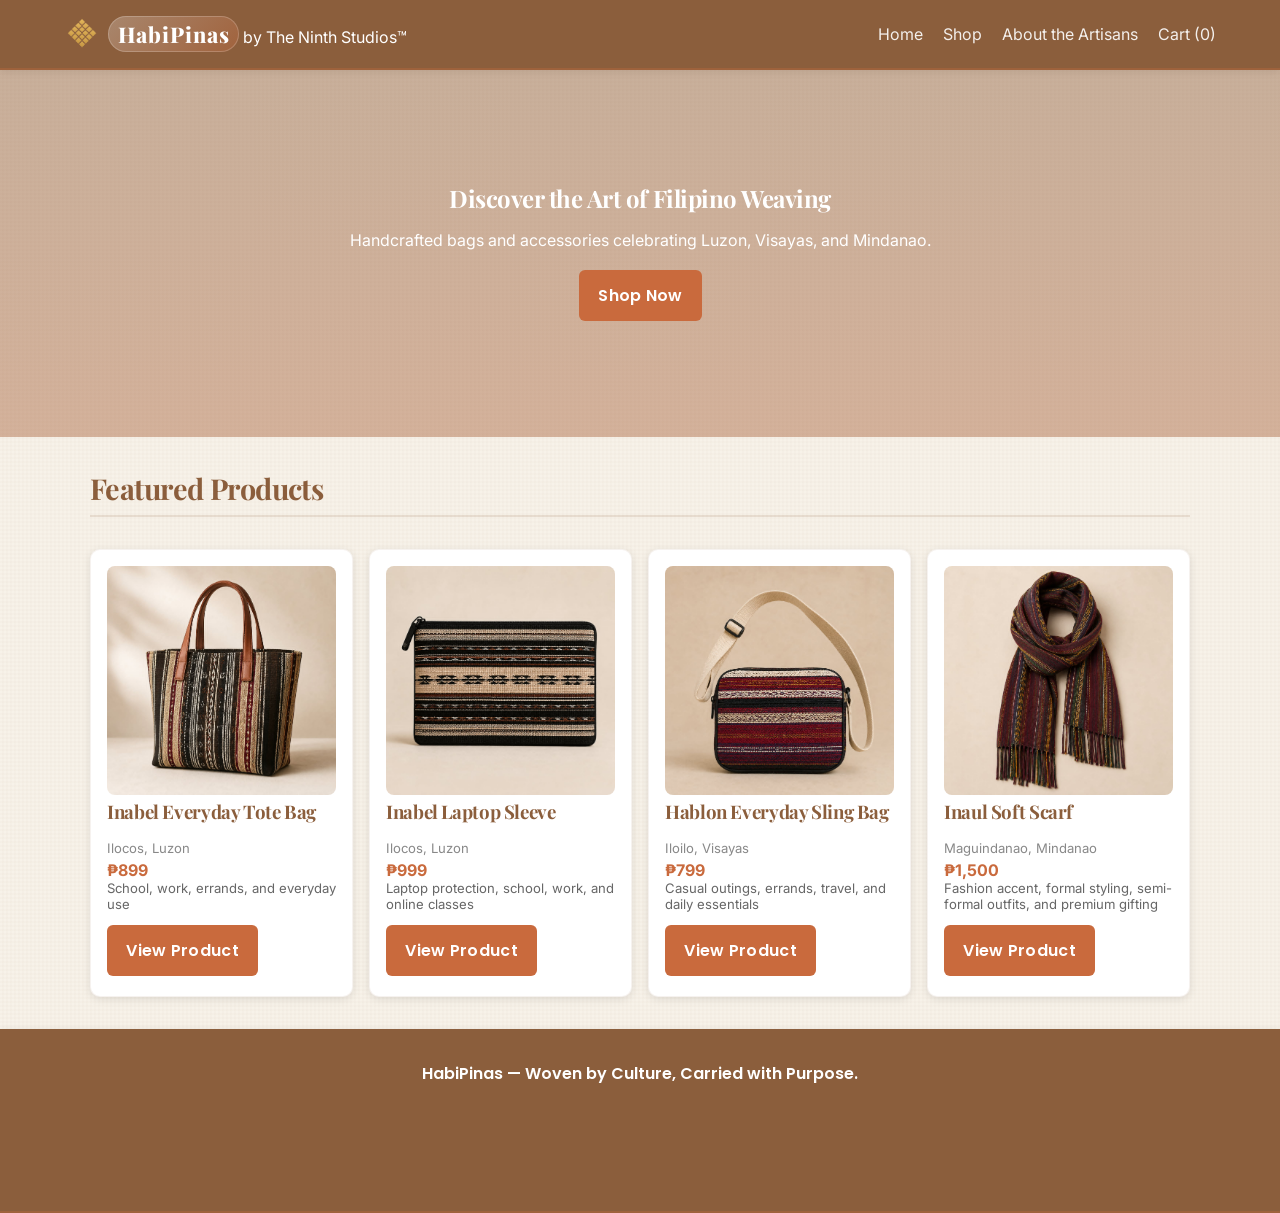
<file: index.html>
<!DOCTYPE html>
<html>

<head>
    <meta charset="UTF-8">
    <meta name="viewport" content="width=device-width, initial-scale=1.0">
    <title>HabiPinas</title>
    <link rel='stylesheet' href='css/style.css'>
</head>

<body>

    <script src="js/products.js"></script>
    <nav>
        <div style="display:flex;align-items:center;gap:0.5rem;">
            <img src="assets/images/logo.png" alt="HabiPinas Logo" style="width:36px;height:36px;">
            <div><strong>HabiPinas</strong> by The Ninth Studios™</div>
        </div>
        <div>
            <a href='index.html'>Home</a>
            <a href='shop.html'>Shop</a>
            <a href='artisans.html'>About the Artisans</a>
            <a href='cart.html'>Cart (<span id='cart-count'>0</span>)</a>
        </div>
    </nav>

    <section class='hero'>
        <div class='container'>
            <h1>Discover the Art of Filipino Weaving</h1>
            <p>Handcrafted bags and accessories celebrating Luzon, Visayas, and Mindanao.</p><br><a class='btn'
                href='shop.html'>Shop Now</a>
        </div>
    </section>
    <section class='container'>
        <h2>Featured Products</h2>
        <div id='featured' class='grid'></div>
    </section>
    
    <footer>
        <div style="display:flex;flex-direction:column;gap:0.8rem;align-items:center;text-align:center">
            <p style="font-family:Poppins,sans-serif;font-size:1rem;font-weight:600">
                HabiPinas — Woven by Culture, Carried with Purpose.
            </p>
            <div style="display:flex;flex-wrap:wrap;justify-content:center;gap:0.2rem 0.1rem">
                <a href="index.html">Home</a>
                <a href="shop.html">Shop</a>
                <a href="shop.html#region">Shop by Region</a>
                <a href="story.html">Our Story</a>
                <a href="artisans.html">About the Artisans</a>
                <a href="faq-contact.html#faq">FAQs</a>
                <a href="faq-contact.html#contact">Contact Us</a>
            </div>
            <div>
                <a href="#">Facebook</a>
                <a href="#">Instagram</a>
                <a href="#">TikTok</a>
                <a href="#">Shopee</a>
            </div>
            <p style="font-size:0.75rem;opacity:0.7">
                Sample product mockup only. Final patterns and product designs will
                be based on actual verified supplier products.
            </p>
        </div>
    </footer>

    <script src='js/cart.js'></script>
    <script src='js/main.js'></script>
    <script src='js/products.js'></script>
</body>

</html>
</file>
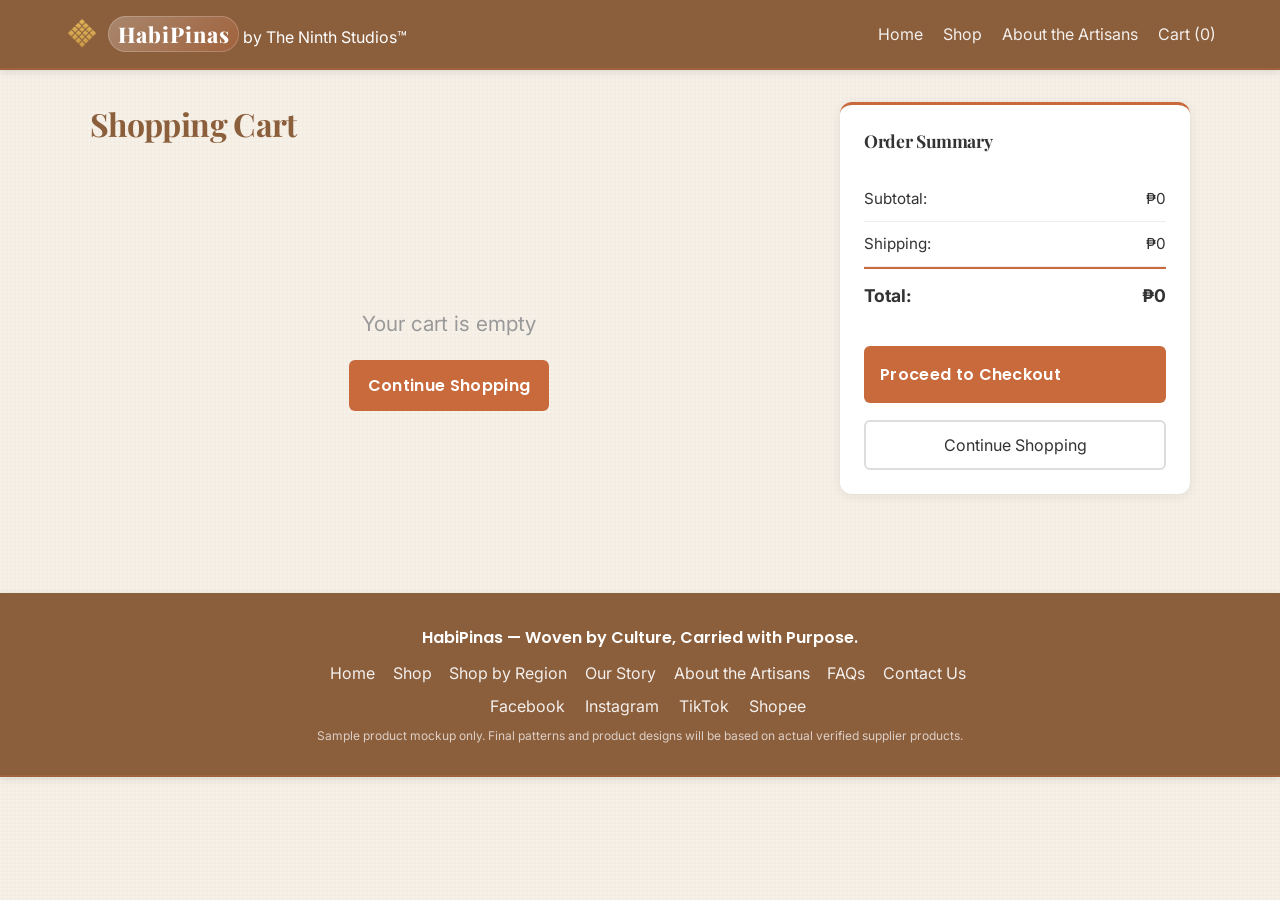
<file: cart.html>
<!DOCTYPE html>
<html>
<head>
    <meta charset="UTF-8">
    <meta name="viewport" content="width=device-width, initial-scale=1.0">
    <title>Shopping Cart</title>
    <link rel='stylesheet' href='css/style.css'>
</head>
<body>
    <nav>
        <div style="display:flex;align-items:center;gap:0.5rem;">
            <img src="assets/images/logo.png" alt="HabiPinas Logo" style="width:36px;height:36px;">
            <div><strong>HabiPinas</strong> by The Ninth Studios™</div>
        </div>
        <div>
            <a href='index.html'>Home</a>
            <a href='shop.html'>Shop</a>
            <a href='artisans.html'>About the Artisans</a>
            <a href='cart.html'>Cart (<span id='cart-count'>0</span>)</a>
        </div>
    </nav>

    <div class='container'>
        <div class='cart-page'>
            <div class='cart-main'>
                <h1>Shopping Cart</h1>
                <div id='empty-cart' class='empty-state'>
                    <p>Your cart is empty</p>
                    <a href='shop.html' class='btn'>Continue Shopping</a>
                </div>
                <div id='cart-items' class='cart-items-container'></div>
            </div>

            <div class='cart-summary'>
                <div class='summary-card'>
                    <h3>Order Summary</h3>
                    <div class='summary-row'>
                        <span>Subtotal:</span>
                        <span id='subtotal'>₱0</span>
                    </div>
                    <div class='summary-row'>
                        <span>Shipping:</span>
                        <span id='shipping'>₱0</span>
                    </div>
                    <div class='summary-row total'>
                        <span>Total:</span>
                        <span id='total'>₱0</span>
                    </div>
                    <a href='checkout.html' class='btn btn-checkout' id='checkout-btn'>Proceed to Checkout</a>
                    <a href='shop.html' class='btn-secondary'>Continue Shopping</a>
                </div>
            </div>
        </div>
    </div>

    <footer>
        <div style="display:flex;flex-direction:column;gap:0.8rem;align-items:center;text-align:center">
            <p style="font-family:Poppins,sans-serif;font-size:1rem;font-weight:600">
                HabiPinas — Woven by Culture, Carried with Purpose.
            </p>
            <div style="display:flex;flex-wrap:wrap;justify-content:center;gap:0.2rem 0.1rem">
                <a href="index.html">Home</a>
                <a href="shop.html">Shop</a>
                <a href="shop.html#region">Shop by Region</a>
                <a href="story.html">Our Story</a>
                <a href="artisans.html">About the Artisans</a>
                <a href="faq-contact.html#faq">FAQs</a>
                <a href="faq-contact.html#contact">Contact Us</a>
            </div>
            <div>
                <a href="#">Facebook</a>
                <a href="#">Instagram</a>
                <a href="#">TikTok</a>
                <a href="#">Shopee</a>
            </div>
            <p style="font-size:0.75rem;opacity:0.7">
                Sample product mockup only. Final patterns and product designs will
                be based on actual verified supplier products.
            </p>
        </div>
    </footer>

    <script src='js/products.js'></script>
    <script src='js/cart.js'></script>
    <script src='js/main.js'></script>
</body>
</html>
</file>
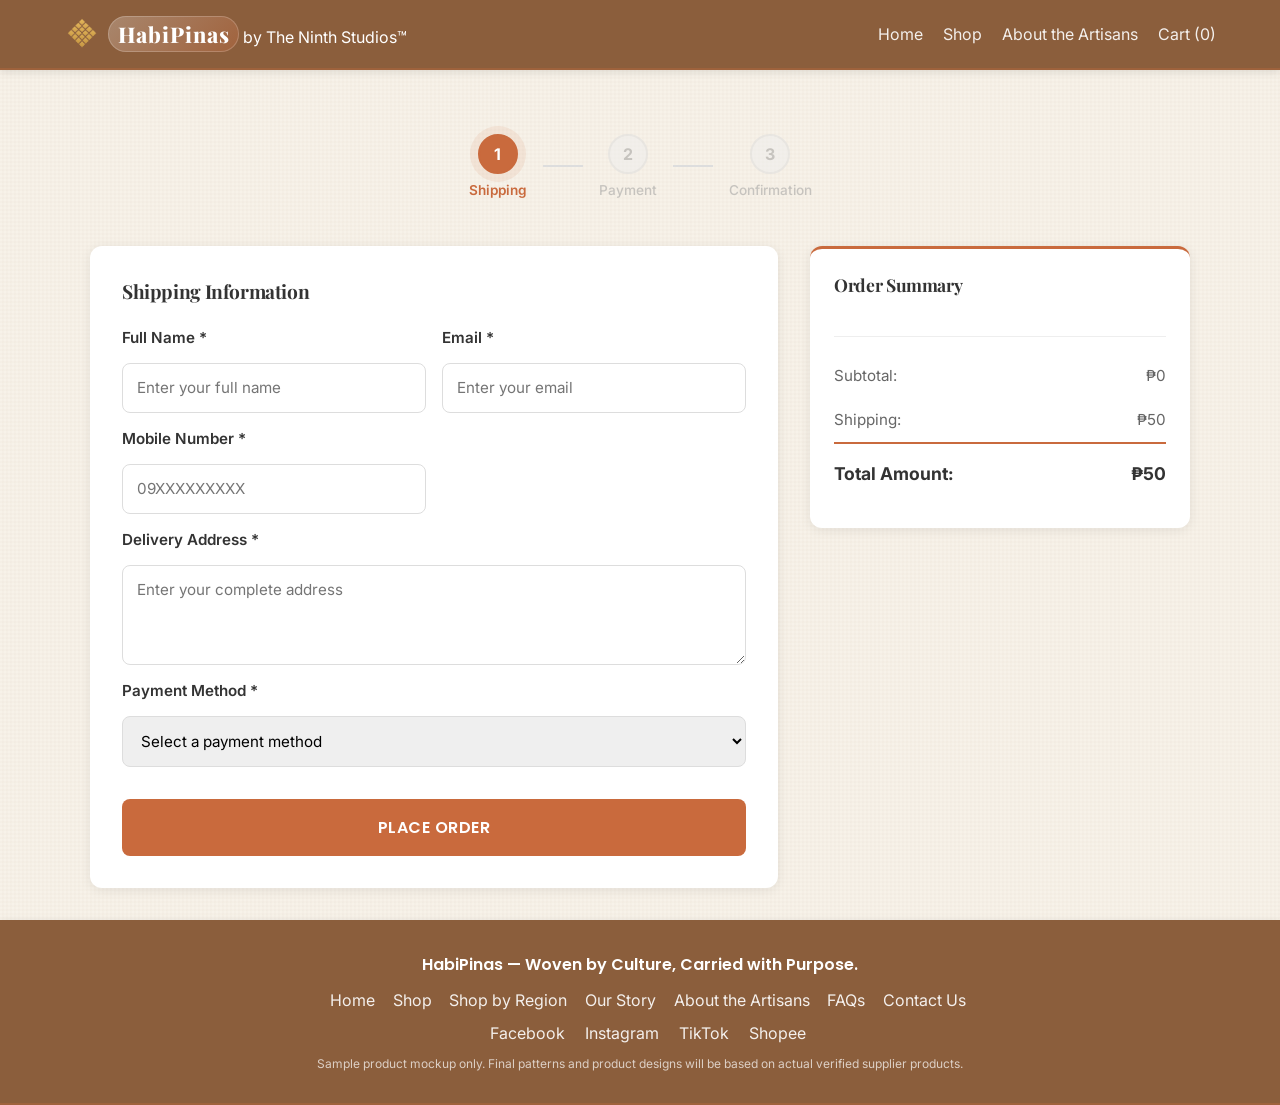
<file: checkout.html>
<!DOCTYPE html>
<html>
<head>
    <meta charset="UTF-8">
    <meta name="viewport" content="width=device-width, initial-scale=1.0">
    <title>Checkout</title>
    <link rel='stylesheet' href='css/style.css'>
</head>
<body>
    <nav>
        <div style="display:flex;align-items:center;gap:0.5rem;">
            <img src="assets/images/logo.png" alt="HabiPinas Logo" style="width:36px;height:36px;">
            <div><strong>HabiPinas</strong> by The Ninth Studios™</div>
        </div>
        <div>
            <a href='index.html'>Home</a>
            <a href='shop.html'>Shop</a>
            <a href='artisans.html'>About the Artisans</a>
            <a href='cart.html'>Cart (<span id='cart-count'>0</span>)</a>
        </div>
    </nav>

    <div class='container'>
        <div class='checkout-page'>
            <!-- Progress Steps -->
            <div class='checkout-steps'>
                <div class='step active'>
                    <div class='step-number'>1</div>
                    <span>Shipping</span>
                </div>
                <div class='step-connector'></div>
                <div class='step'>
                    <div class='step-number'>2</div>
                    <span>Payment</span>
                </div>
                <div class='step-connector'></div>
                <div class='step'>
                    <div class='step-number'>3</div>
                    <span>Confirmation</span>
                </div>
            </div>

            <div class='checkout-content'>
                <!-- Main Form -->
                <div class='checkout-form-section'>
                    <h2>Shipping Information</h2>
                    <form id='checkoutForm'>
                        <div class='form-row'>
                            <div class='form-group'>
                                <label>Full Name *</label>
                                <input type='text' name='fullName' required placeholder='Enter your full name'>
                            </div>
                            <div class='form-group'>
                                <label>Email *</label>
                                <input type='email' name='email' required placeholder='Enter your email'>
                            </div>
                        </div>

                        <div class='form-row'>
                            <div class='form-group'>
                                <label>Mobile Number *</label>
                                <input type='tel' name='phone' required placeholder='09XXXXXXXXX'>
                            </div>
                        </div>

                        <div class='form-group'>
                            <label>Delivery Address *</label>
                            <textarea name='address' required placeholder='Enter your complete address'></textarea>
                        </div>

                        <div class='form-group'>
                            <label>Payment Method *</label>
                            <select name='payment' required>
                                <option value=''>Select a payment method</option>
                                <option value='gcash'>GCash</option>
                                <option value='bank'>Bank Transfer</option>
                                <option value='cod'>Cash on Delivery</option>
                            </select>
                        </div>

                        <button type='submit' class='btn btn-primary'>Place Order</button>
                    </form>
                </div>

                <!-- Order Summary Sidebar -->
                <div class='checkout-summary'>
                    <h3>Order Summary</h3>
                    <div id='order-items' class='order-items'></div>
                    
                    <div class='summary-divider'></div>
                    
                    <div class='summary-detail'>
                        <span>Subtotal:</span>
                        <span id='checkout-subtotal'>₱0</span>
                    </div>
                    <div class='summary-detail'>
                        <span>Shipping:</span>
                        <span id='checkout-shipping'>Free</span>
                    </div>
                    <div class='summary-total'>
                        <span>Total Amount:</span>
                        <span id='checkout-total'>₱0</span>
                    </div>
                </div>
            </div>
        </div>
    </div>

    <footer>
        <div style="display:flex;flex-direction:column;gap:0.8rem;align-items:center;text-align:center">
            <p style="font-family:Poppins,sans-serif;font-size:1rem;font-weight:600">
                HabiPinas — Woven by Culture, Carried with Purpose.
            </p>
            <div style="display:flex;flex-wrap:wrap;justify-content:center;gap:0.2rem 0.1rem">
                <a href="index.html">Home</a>
                <a href="shop.html">Shop</a>
                <a href="shop.html#region">Shop by Region</a>
                <a href="story.html">Our Story</a>
                <a href="artisans.html">About the Artisans</a>
                <a href="faq-contact.html#faq">FAQs</a>
                <a href="faq-contact.html#contact">Contact Us</a>
            </div>
            <div>
                <a href="#">Facebook</a>
                <a href="#">Instagram</a>
                <a href="#">TikTok</a>
                <a href="#">Shopee</a>
            </div>
            <p style="font-size:0.75rem;opacity:0.7">
                Sample product mockup only. Final patterns and product designs will
                be based on actual verified supplier products.
            </p>
        </div>
    </footer>
    
    <script src='js/cart.js'></script>    <script src='js/products.js'></script>    <script src='js/main.js'></script>
    <script src='js/checkout.js'></script>
</body>
</html>
</file>
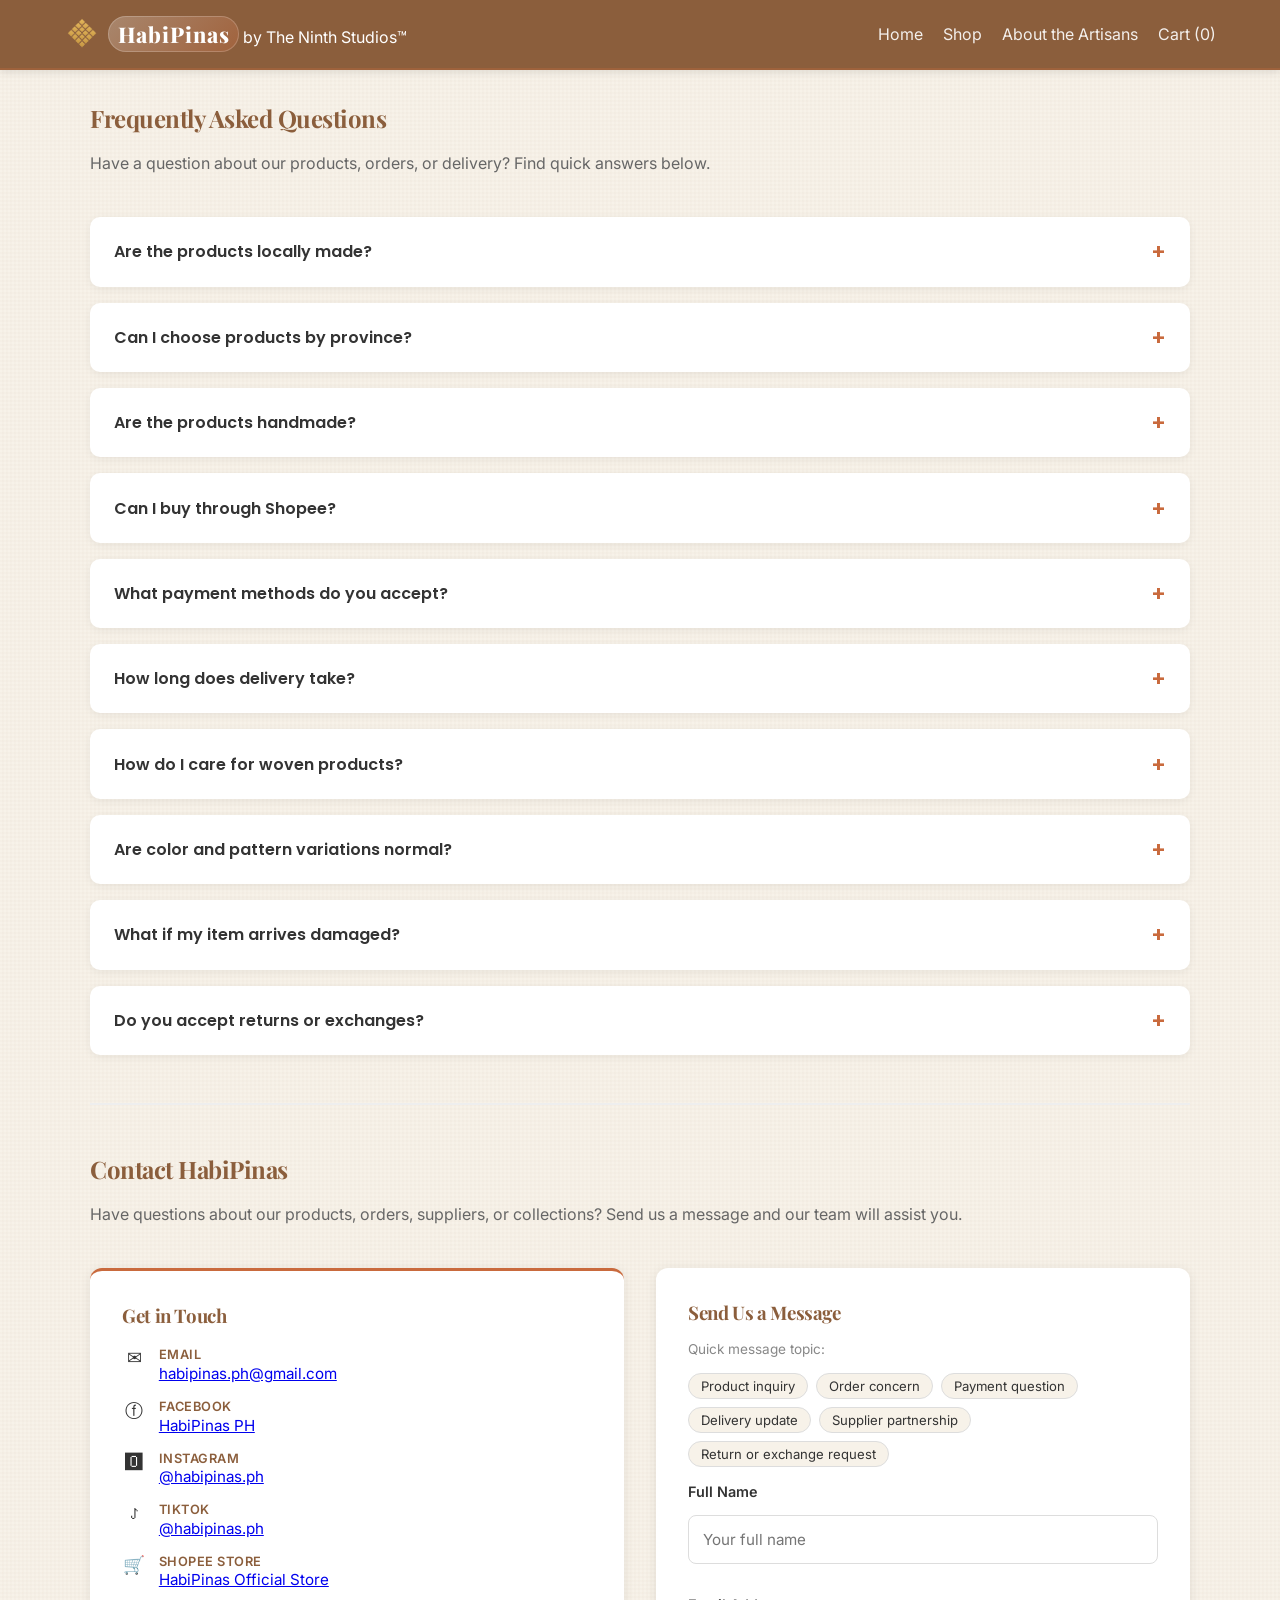
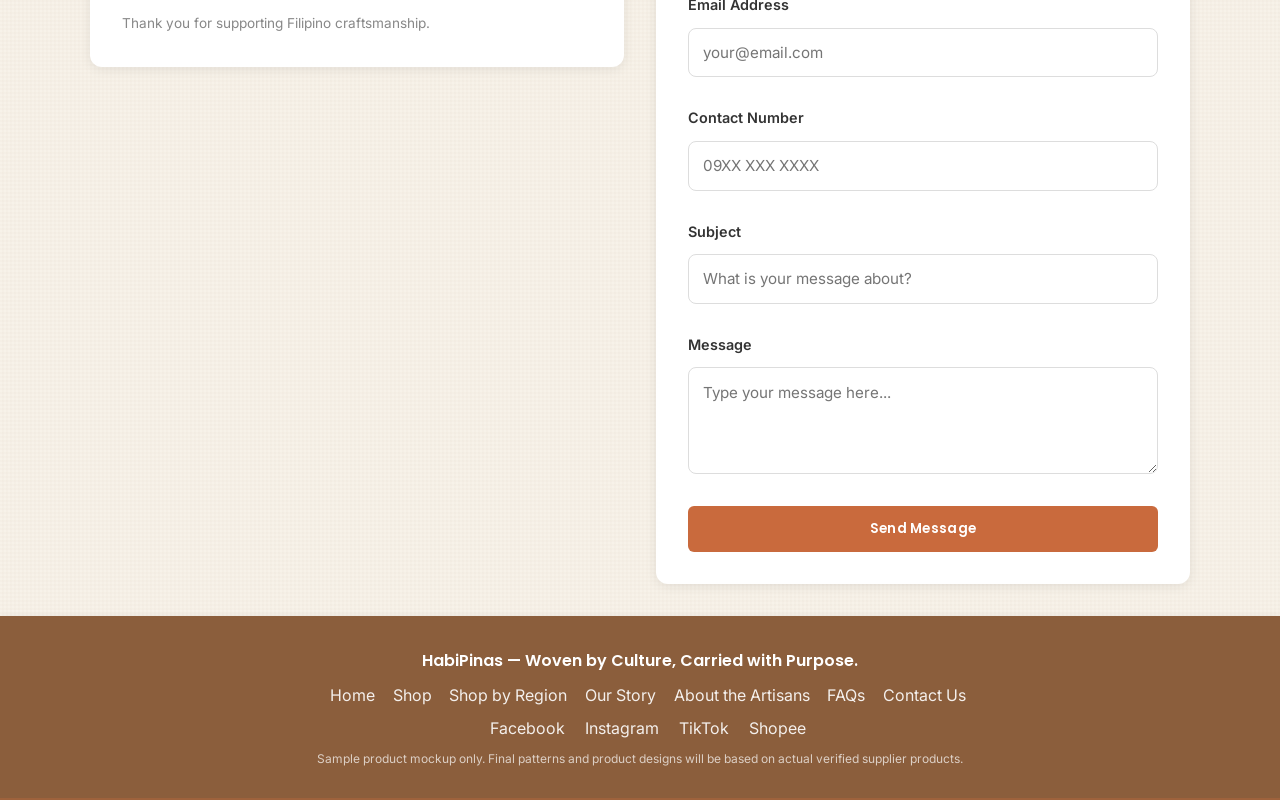
<file: faq-contact.html>
<!DOCTYPE html>
<html lang="en">

<head>
    <meta charset="UTF-8">
    <meta name="viewport" content="width=device-width, initial-scale=1.0">
    <title>FAQs & Contact Us – HabiPinas</title>
    <link rel='stylesheet' href='css/style.css'>
    <style>
        .faq-item {
            background: #fff;
            border-radius: 10px;
            padding: 1.2rem 1.5rem;
            margin-bottom: 1rem;
            box-shadow: 0 2px 8px rgba(0,0,0,0.06);
            transition: all 0.3s ease;
        }
        .faq-item:hover {
            box-shadow: 0 6px 16px rgba(0,0,0,0.1);
            transform: translateY(-2px);
        }
        .faq-item summary {
            font-weight: 600;
            font-family: Poppins, sans-serif;
            cursor: pointer;
            list-style: none;
            display: flex;
            justify-content: space-between;
            align-items: center;
        }
        .faq-item summary::after {
            content: '+';
            font-size: 1.3rem;
            color: var(--terra);
            transition: transform 0.3s ease;
        }
        .faq-item[open] summary::after {
            transform: rotate(45deg);
        }
        .faq-item p {
            margin-top: 0.8rem;
            line-height: 1.7;
            color: #555;
        }
        .contact-grid {
            display: grid;
            grid-template-columns: 1fr 1fr;
            gap: 2rem;
            align-items: start;
        }
        .contact-info-card {
            background: #fff;
            border-radius: 12px;
            padding: 2rem;
            box-shadow: 0 2px 12px rgba(0,0,0,0.08);
            border-top: 3px solid var(--terra);
        }
        .contact-info-card h3 {
            margin-bottom: 1.2rem;
        }
        .contact-row {
            display: flex;
            align-items: flex-start;
            gap: 0.8rem;
            margin-bottom: 1rem;
            font-size: 0.95rem;
        }
        .contact-icon {
            font-size: 1.1rem;
            min-width: 24px;
            text-align: center;
        }
        .contact-label {
            font-weight: 600;
            color: var(--brown);
            display: block;
            font-size: 0.8rem;
            text-transform: uppercase;
            letter-spacing: 0.04em;
            margin-bottom: 0.1rem;
        }
        .contact-form-card {
            background: #fff;
            border-radius: 12px;
            padding: 2rem;
            box-shadow: 0 2px 12px rgba(0,0,0,0.08);
        }
        .form-group {
            display: flex;
            flex-direction: column;
            margin-bottom: 1rem;
        }
        .form-group label {
            font-weight: 600;
            font-size: 0.9rem;
            margin-bottom: 0.4rem;
            color: var(--dark);
        }
        .quick-options {
            display: flex;
            flex-wrap: wrap;
            gap: 0.5rem;
            margin-bottom: 1rem;
        }
        .quick-chip {
            background: var(--cream);
            border: 1px solid #ddd;
            padding: 4px 12px;
            border-radius: 999px;
            font-size: 0.82rem;
            cursor: pointer;
            transition: all 0.2s ease;
        }
        .quick-chip:hover, .quick-chip.active {
            background: var(--terra);
            color: #fff;
            border-color: var(--terra);
        }
        .page-intro {
            color: #666;
            margin-bottom: 2.5rem;
            line-height: 1.7;
        }
        .section-divider {
            border: none;
            border-top: 2px solid #eee;
            margin: 3rem 0;
        }
        @media (max-width: 768px) {
            .contact-grid { grid-template-columns: 1fr; }
        }
    </style>
</head>

<body>
    <nav>
        <div style="display:flex;align-items:center;gap:0.5rem;">
            <img src="assets/images/logo.png" alt="HabiPinas Logo" style="width:36px;height:36px;">
            <div><strong>HabiPinas</strong> by The Ninth Studios™</div>
        </div>
        <div>
            <a href='index.html'>Home</a>
            <a href='shop.html'>Shop</a>
            <a href='artisans.html'>About the Artisans</a>
            <a href='cart.html'>Cart (<span id='cart-count'>0</span>)</a>
        </div>
    </nav>

    <div class="container">

        <!-- ===== FAQ SECTION ===== -->
        <section id="faq">
            <h1>Frequently Asked Questions</h1>
            <p class="page-intro">
                Have a question about our products, orders, or delivery? Find quick answers below.
            </p>

            <details class="faq-item">
                <summary>Are the products locally made?</summary>
                <p>Yes. HabiPinas sources products from Filipino local producers, small businesses, cooperatives, and artisan communities.</p>
            </details>

            <details class="faq-item">
                <summary>Can I choose products by province?</summary>
                <p>Yes. Customers can shop by region and province through the HabiPinas website using the Shop by Region page.</p>
            </details>

            <details class="faq-item">
                <summary>Are the products handmade?</summary>
                <p>Some products may be handmade or small-batch produced depending on the supplier. Product details will specify the source and production information.</p>
            </details>

            <details class="faq-item">
                <summary>Can I buy through Shopee?</summary>
                <p>Yes. Each product page includes a Buy on Shopee button for convenient checkout through our Shopee Official Store.</p>
            </details>

            <details class="faq-item">
                <summary>What payment methods do you accept?</summary>
                <p>HabiPinas accepts GCash, bank transfer, ShopeePay, and Shopee-supported payment methods, including Cash on Delivery through Shopee where available.</p>
            </details>

            <details class="faq-item">
                <summary>How long does delivery take?</summary>
                <p>
                    Metro Manila orders may take 1–3 days. Luzon provincial orders may take 3–5 days.
                    Visayas orders may take 5–7 days, and Mindanao orders may take 5–8 days.
                </p>
            </details>

            <details class="faq-item">
                <summary>How do I care for woven products?</summary>
                <p>Most woven products should be spot cleaned only and stored in a dry place. Avoid machine washing, harsh detergents, and excessive moisture.</p>
            </details>

            <details class="faq-item">
                <summary>Are color and pattern variations normal?</summary>
                <p>Yes. Since woven products may be handmade or small-batch produced, slight variations in color, pattern, and texture may occur. These are not considered defects.</p>
            </details>

            <details class="faq-item">
                <summary>What if my item arrives damaged?</summary>
                <p>Customers may report damaged items within 3 days of receiving the order by sending photos and order details through our Contact page or Messenger. The team will review and assist with replacement, return, or exchange.</p>
            </details>

            <details class="faq-item">
                <summary>Do you accept returns or exchanges?</summary>
                <p>Returns and exchanges are accepted only for wrong items, damaged items upon delivery, major product defects, or missing items. Items must be unused and in original packaging. See our <a href="returns.html" style="color:var(--terra)">Return &amp; Exchange Policy</a> for full details.</p>
            </details>
        </section>

        <hr class="section-divider">

        <!-- ===== CONTACT SECTION ===== -->
        <section id="contact">
            <h1>Contact HabiPinas</h1>
            <p class="page-intro">
                Have questions about our products, orders, suppliers, or collections?
                Send us a message and our team will assist you.
            </p>

            <div class="contact-grid">

                <!-- Contact Info -->
                <div class="contact-info-card">
                    <h3>Get in Touch</h3>

                    <div class="contact-row">
                        <span class="contact-icon">✉</span>
                        <div>
                            <span class="contact-label">Email</span>
                            <a href="mailto:habipinas.ph@gmail.com">habipinas.ph@gmail.com</a>
                        </div>
                    </div>

                    <div class="contact-row">
                        <span class="contact-icon">ⓕ</span>
                        <div>
                            <span class="contact-label">Facebook</span>
                            <a href="#" target="_blank">HabiPinas PH</a>
                        </div>
                    </div>

                    <div class="contact-row">
                        <span class="contact-icon">🅾</span>
                        <div>
                            <span class="contact-label">Instagram</span>
                            <a href="#" target="_blank">@habipinas.ph</a>
                        </div>
                    </div>

                    <div class="contact-row">
                        <span class="contact-icon">ꚠ</span>
                        <div>
                            <span class="contact-label">TikTok</span>
                            <a href="#" target="_blank">@habipinas.ph</a>
                        </div>
                    </div>

                    <div class="contact-row">
                        <span class="contact-icon">🛒</span>
                        <div>
                            <span class="contact-label">Shopee Store</span>
                            <a href="#" target="_blank">HabiPinas Official Store</a>
                        </div>
                    </div>

                    <p style="margin-top:1.5rem;font-size:0.85rem;color:#888;line-height:1.6">
                        Thank you for supporting Filipino craftsmanship.
                    </p>
                </div>

                <!-- Contact Form -->
                <div class="contact-form-card">
                    <h3>Send Us a Message</h3>

                    <p style="font-size:0.85rem;color:#888;margin-bottom:1rem">Quick message topic:</p>
                    <div class="quick-options" id="quickOptions">
                        <span class="quick-chip" onclick="selectChip(this, 'Product inquiry')">Product inquiry</span>
                        <span class="quick-chip" onclick="selectChip(this, 'Order concern')">Order concern</span>
                        <span class="quick-chip" onclick="selectChip(this, 'Payment question')">Payment question</span>
                        <span class="quick-chip" onclick="selectChip(this, 'Delivery update')">Delivery update</span>
                        <span class="quick-chip" onclick="selectChip(this, 'Supplier partnership')">Supplier partnership</span>
                        <span class="quick-chip" onclick="selectChip(this, 'Return or exchange request')">Return or exchange request</span>
                    </div>

                    <div class="form-group">
                        <label for="fullName">Full Name</label>
                        <input type="text" id="fullName" placeholder="Your full name" required>
                    </div>
                    <div class="form-group">
                        <label for="email">Email Address</label>
                        <input type="email" id="email" placeholder="your@email.com" required>
                    </div>
                    <div class="form-group">
                        <label for="contactNumber">Contact Number</label>
                        <input type="tel" id="contactNumber" placeholder="09XX XXX XXXX">
                    </div>
                    <div class="form-group">
                        <label for="subject">Subject</label>
                        <input type="text" id="subject" placeholder="What is your message about?">
                    </div>
                    <div class="form-group">
                        <label for="message">Message</label>
                        <textarea id="message" rows="4" placeholder="Type your message here..."></textarea>
                    </div>

                    <button class="btn" style="width:100%" onclick="submitForm()">Send Message</button>
                </div>

            </div>
        </section>

    </div>

    <footer>
        <div style="display:flex;flex-direction:column;gap:0.8rem;align-items:center;text-align:center">
            <p style="font-family:Poppins,sans-serif;font-size:1rem;font-weight:600">
                HabiPinas — Woven by Culture, Carried with Purpose.
            </p>
            <div style="display:flex;flex-wrap:wrap;justify-content:center;gap:0.2rem 0.1rem">
                <a href="index.html">Home</a>
                <a href="shop.html">Shop</a>
                <a href="shop.html#region">Shop by Region</a>
                <a href="story.html">Our Story</a>
                <a href="artisans.html">About the Artisans</a>
                <a href="faq-contact.html#faq">FAQs</a>
                <a href="faq-contact.html#contact">Contact Us</a>
            </div>
            <div>
                <a href="#">Facebook</a>
                <a href="#">Instagram</a>
                <a href="#">TikTok</a>
                <a href="#">Shopee</a>
            </div>
            <p style="font-size:0.75rem;opacity:0.7">
                Sample product mockup only. Final patterns and product designs will
                be based on actual verified supplier products.
            </p>
        </div>
    </footer>

    <script src='js/cart.js'></script>
    <script src='js/main.js'></script>
    <script>
        function selectChip(el, value) {
            document.querySelectorAll('.quick-chip').forEach(c => c.classList.remove('active'));
            el.classList.add('active');
            const subjectField = document.getElementById('subject');
            if (subjectField) subjectField.value = value;
        }

        function submitForm() {
            const name = document.getElementById('fullName').value.trim();
            const email = document.getElementById('email').value.trim();
            const message = document.getElementById('message').value.trim();
            if (!name || !email || !message) {
                alert('Please fill in your name, email, and message before sending.');
                return;
            }
            alert('Thank you, ' + name + '! Your message has been sent. We will get back to you soon.');
        }
    </script>
</body>

</html>
</file>
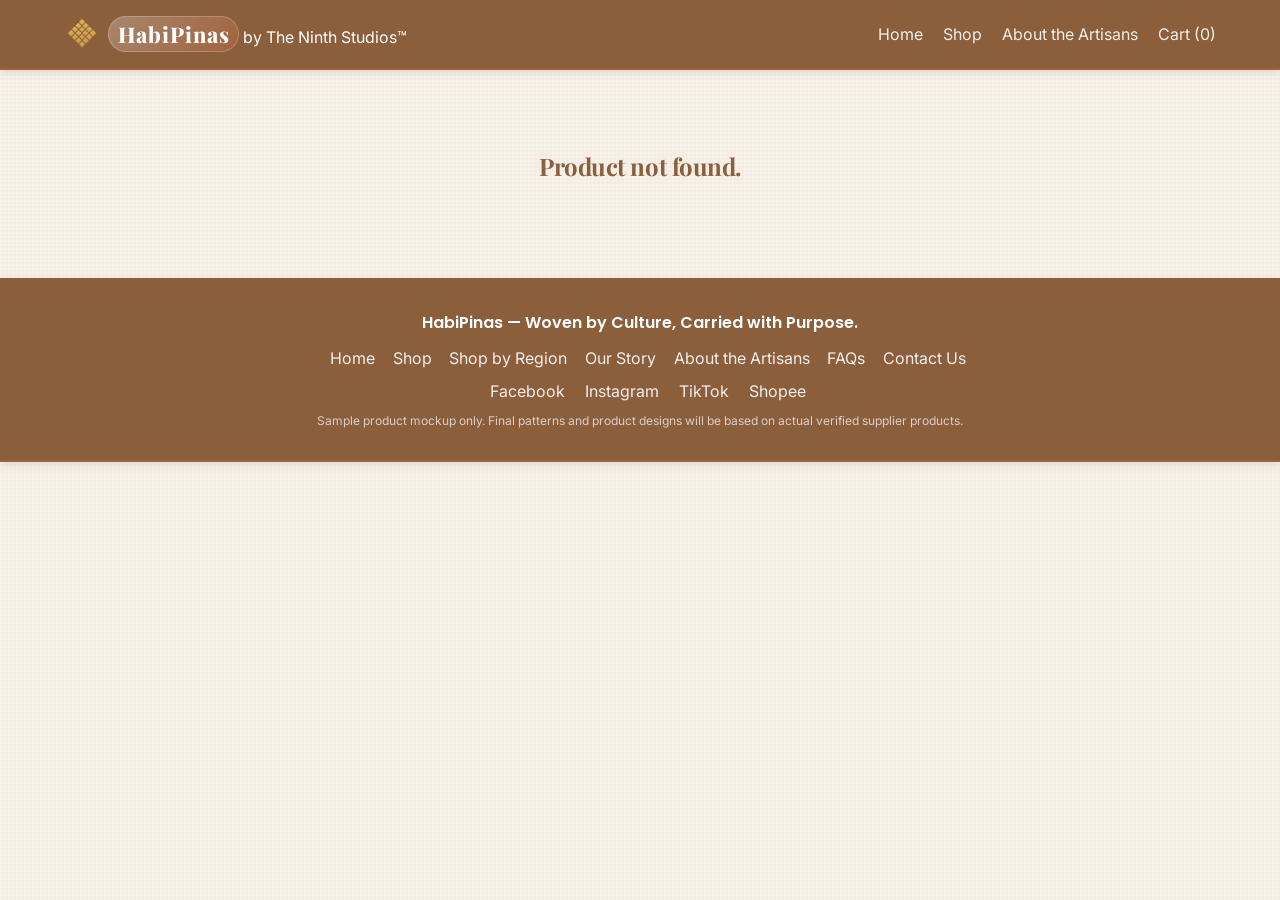
<file: product.html>
<!DOCTYPE html>
<html lang="en">

<head>
    <meta charset="UTF-8">
    <meta name="viewport" content="width=device-width, initial-scale=1.0">
    <title>Product – HabiPinas</title>
    <link rel='stylesheet' href='css/style.css'>
    <style>
        .product-meta-grid {
            display: grid;
            grid-template-columns: 1fr 1fr;
            gap: 0.4rem 1.5rem;
            margin-bottom: 1.2rem;
        }
        .product-meta-grid p {
            margin-bottom: 0 !important;
            font-size: 0.92rem;
        }
        .product-code {
            font-size: 0.82rem;
            color: #999;
            letter-spacing: 0.04em;
            margin-bottom: 0.5rem !important;
        }
        .collection-badge {
            display: inline-block;
            background: var(--green);
            color: #fff;
            padding: 4px 12px;
            border-radius: 999px;
            font-size: 0.82rem;
            margin-bottom: 1rem;
        }
        .price-tag {
            font-size: 1.7rem;
            font-weight: 700;
            color: var(--terra);
            margin-bottom: 0.3rem !important;
        }
        .best-for-tag {
            display: inline-block;
            background: var(--cream);
            border: 1px solid #ddd;
            padding: 4px 12px;
            border-radius: 6px;
            font-size: 0.85rem;
            margin-bottom: 1.2rem;
        }
        .section-label {
            font-weight: 700;
            font-family: Poppins, sans-serif;
            font-size: 0.9rem;
            text-transform: uppercase;
            letter-spacing: 0.05em;
            color: var(--brown);
            margin: 1.4rem 0 0.5rem;
            border-bottom: 1px solid #eee;
            padding-bottom: 0.4rem;
        }
        .cultural-note {
            background: #f7f2e9;
            border-left: 3px solid var(--terra);
            padding: 0.8rem 1rem;
            border-radius: 0 6px 6px 0;
            font-size: 0.9rem;
            line-height: 1.6;
            margin-bottom: 1rem;
        }
        .btn-group {
            display: flex;
            flex-wrap: wrap;
            gap: 0.7rem;
            margin-top: 1.5rem;
        }
        .btn-shopee {
            background: var(--green);
        }
        .btn-ask {
            background: transparent;
            border: 2px solid var(--terra);
            color: var(--terra);
        }
        .btn-ask:hover {
            background: var(--terra);
            color: #fff;
        }
        .img-disclaimer {
            font-size: 0.75rem;
            color: #aaa;
            margin-top: 0.8rem;
            font-style: italic;
        }
        .availability-pill {
            display: inline-block;
            background: #e8f5e9;
            color: #2e7d32;
            padding: 3px 10px;
            border-radius: 999px;
            font-size: 0.8rem;
            font-weight: 600;
        }
        @media (max-width: 600px) {
            .product-meta-grid { grid-template-columns: 1fr; }
        }
    </style>
</head>

<body>
    <nav>
        <div style="display:flex;align-items:center;gap:0.5rem;">
            <img src="assets/images/logo.png" alt="HabiPinas Logo" style="width:36px;height:36px;">
            <div><strong>HabiPinas</strong> by The Ninth Studios™</div>
        </div>
        <div>
            <a href='index.html'>Home</a>
            <a href='shop.html'>Shop</a>
            <a href='artisans.html'>About the Artisans</a>
            <a href='cart.html'>Cart (<span id='cart-count'>0</span>)</a>
        </div>
    </nav>

    <div class="container">
        <div id="product-details"></div>
    </div>

    <footer>
        <div style="display:flex;flex-direction:column;gap:0.8rem;align-items:center;text-align:center">
            <p style="font-family:Poppins,sans-serif;font-size:1rem;font-weight:600">
                HabiPinas — Woven by Culture, Carried with Purpose.
            </p>
            <div style="display:flex;flex-wrap:wrap;justify-content:center;gap:0.2rem 0.1rem">
                <a href="index.html">Home</a>
                <a href="shop.html">Shop</a>
                <a href="shop.html#region">Shop by Region</a>
                <a href="story.html">Our Story</a>
                <a href="artisans.html">About the Artisans</a>
                <a href="faq-contact.html#faq">FAQs</a>
                <a href="faq-contact.html#contact">Contact Us</a>
            </div>
            <div>
                <a href="#">Facebook</a>
                <a href="#">Instagram</a>
                <a href="#">TikTok</a>
                <a href="#">Shopee</a>
            </div>
            <p style="font-size:0.75rem;opacity:0.7">
                Sample product mockup only. Final patterns and product designs will
                be based on actual verified supplier products.
            </p>
        </div>
    </footer>

    <script src='js/cart.js'></script>
    <script src='js/main.js'></script>
    <script src="js/products.js"></script>
</body>

</html>
</file>
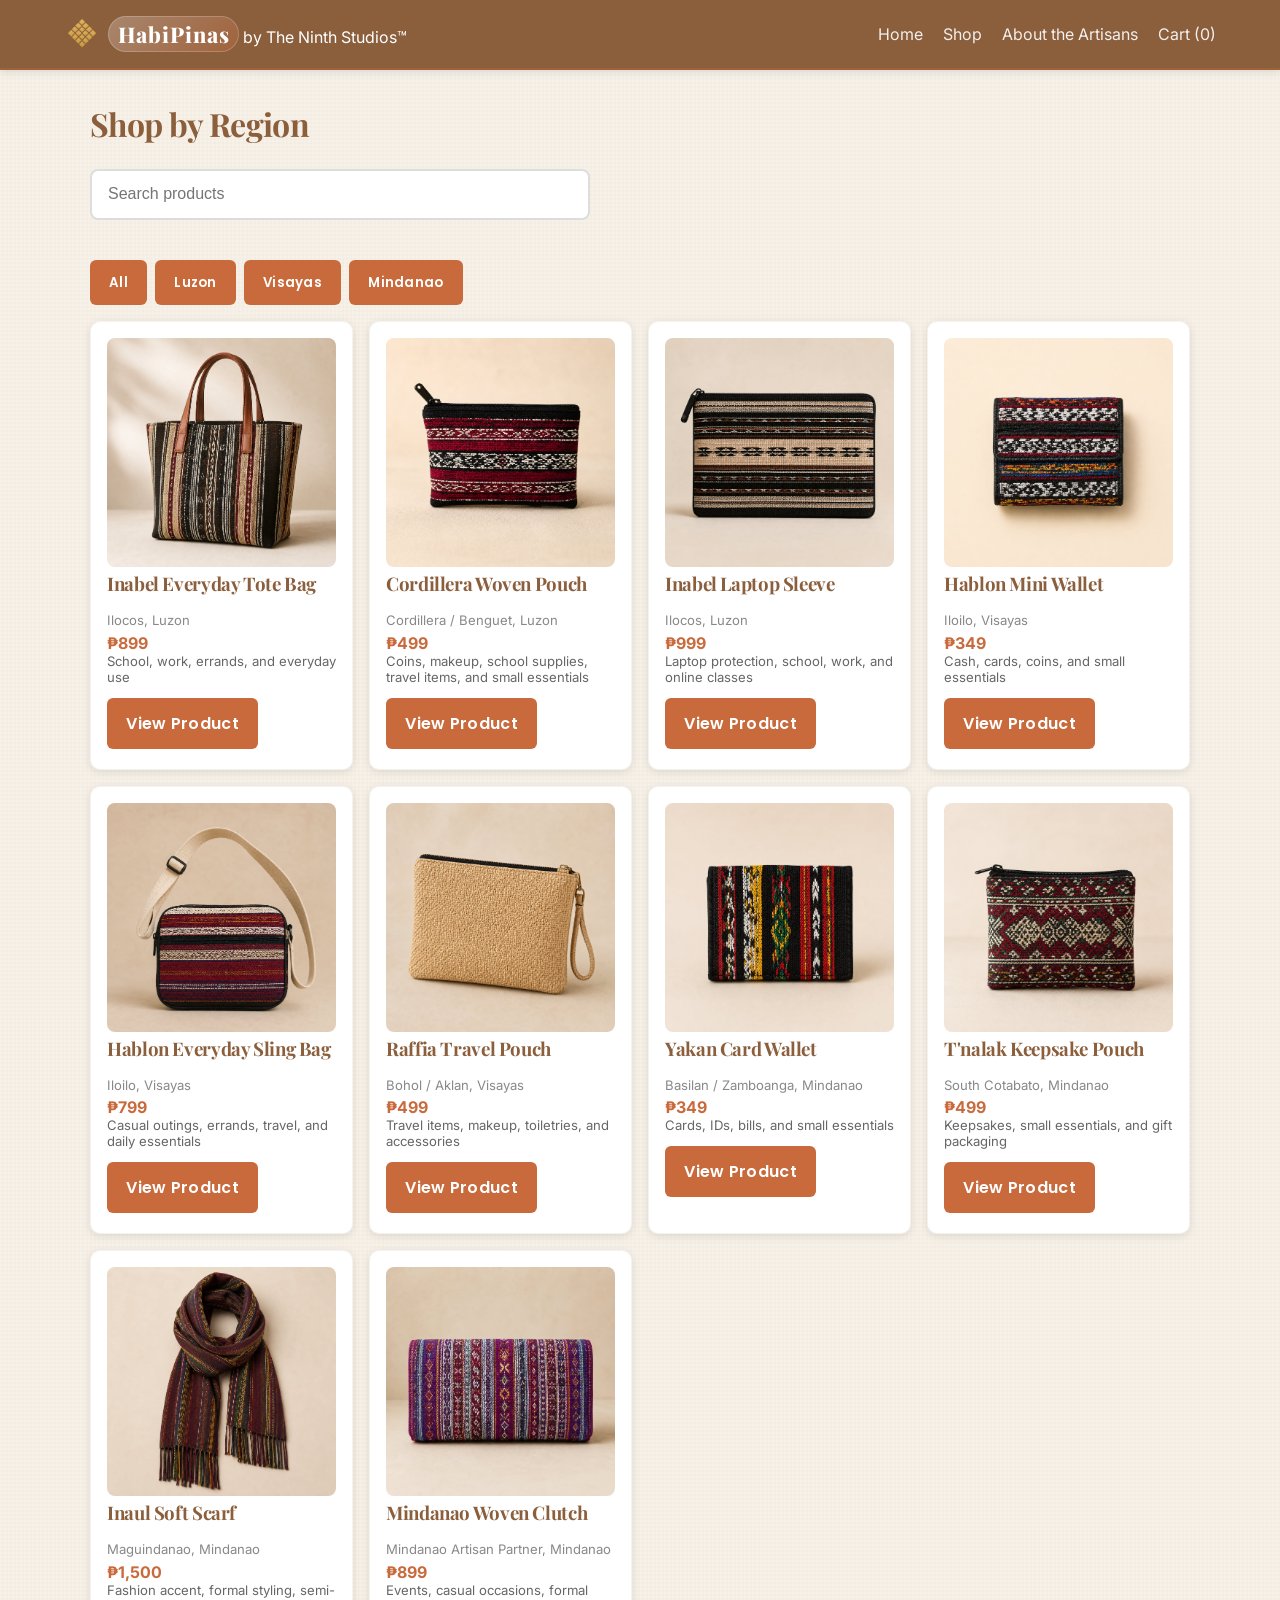
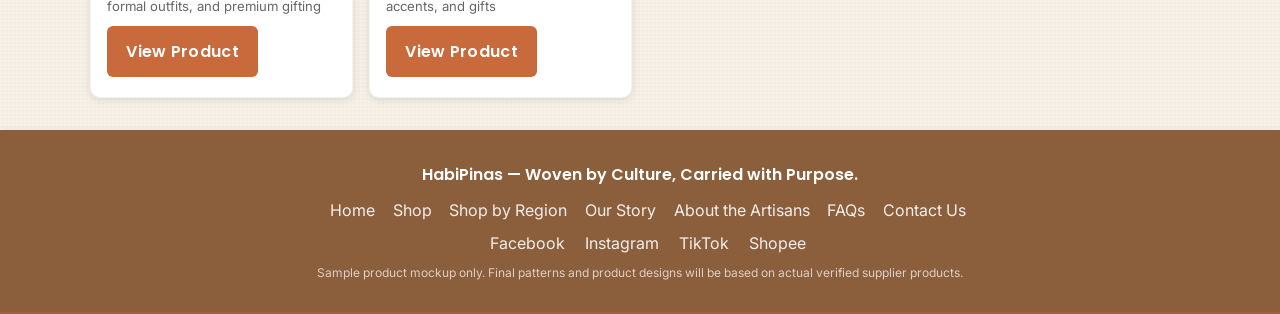
<file: shop.html>
<!DOCTYPE html>
<html>

<head>
    <meta charset="UTF-8">
    <meta name="viewport" content="width=device-width, initial-scale=1.0">
    <title>Shop</title>
    <link rel='stylesheet' href='css/style.css'>
</head>

<body>
    <nav>
        <div style="display:flex;align-items:center;gap:0.5rem;">
            <img src="assets/images/logo.png" alt="HabiPinas Logo" style="width:36px;height:36px;">
            <div><strong>HabiPinas</strong> by The Ninth Studios™</div>
        </div>
        <div>
            <a href='index.html'>Home</a>
            <a href='shop.html'>Shop</a>
            <a href='artisans.html'>About the Artisans</a>
            <a href='cart.html'>Cart (<span id='cart-count'>0</span>)</a>
        </div>
    </nav>

    <div class='container'>
        <h1>Shop by Region</h1><input id='search' placeholder='Search products'>
        <div class='filters'>
            <button class='btn filter' data-r='All'>All</button><button class='btn filter'
                data-r='Luzon'>Luzon</button><button class='btn filter' data-r='Visayas'>Visayas</button><button
                class='btn filter' data-r='Mindanao'>Mindanao</button>
        </div>
        <div id='products' class='grid'></div>
    </div>
    <footer>
        <div style="display:flex;flex-direction:column;gap:0.8rem;align-items:center;text-align:center">
            <p style="font-family:Poppins,sans-serif;font-size:1rem;font-weight:600">
                HabiPinas — Woven by Culture, Carried with Purpose.
            </p>
            <div style="display:flex;flex-wrap:wrap;justify-content:center;gap:0.2rem 0.1rem">
                <a href="index.html">Home</a>
                <a href="shop.html">Shop</a>
                <a href="shop.html#region">Shop by Region</a>
                <a href="story.html">Our Story</a>
                <a href="artisans.html">About the Artisans</a>
                <a href="faq-contact.html#faq">FAQs</a>
                <a href="faq-contact.html#contact">Contact Us</a>
            </div>
            <div>
                <a href="#">Facebook</a>
                <a href="#">Instagram</a>
                <a href="#">TikTok</a>
                <a href="#">Shopee</a>
            </div>
            <p style="font-size:0.75rem;opacity:0.7">
                Sample product mockup only. Final patterns and product designs will
                be based on actual verified supplier products.
            </p>
        </div>
    </footer>
    <script src='js/cart.js'></script>
    <script src='js/main.js'></script>
    <script src='js/products.js'></script>
</body>

</html>
</file>
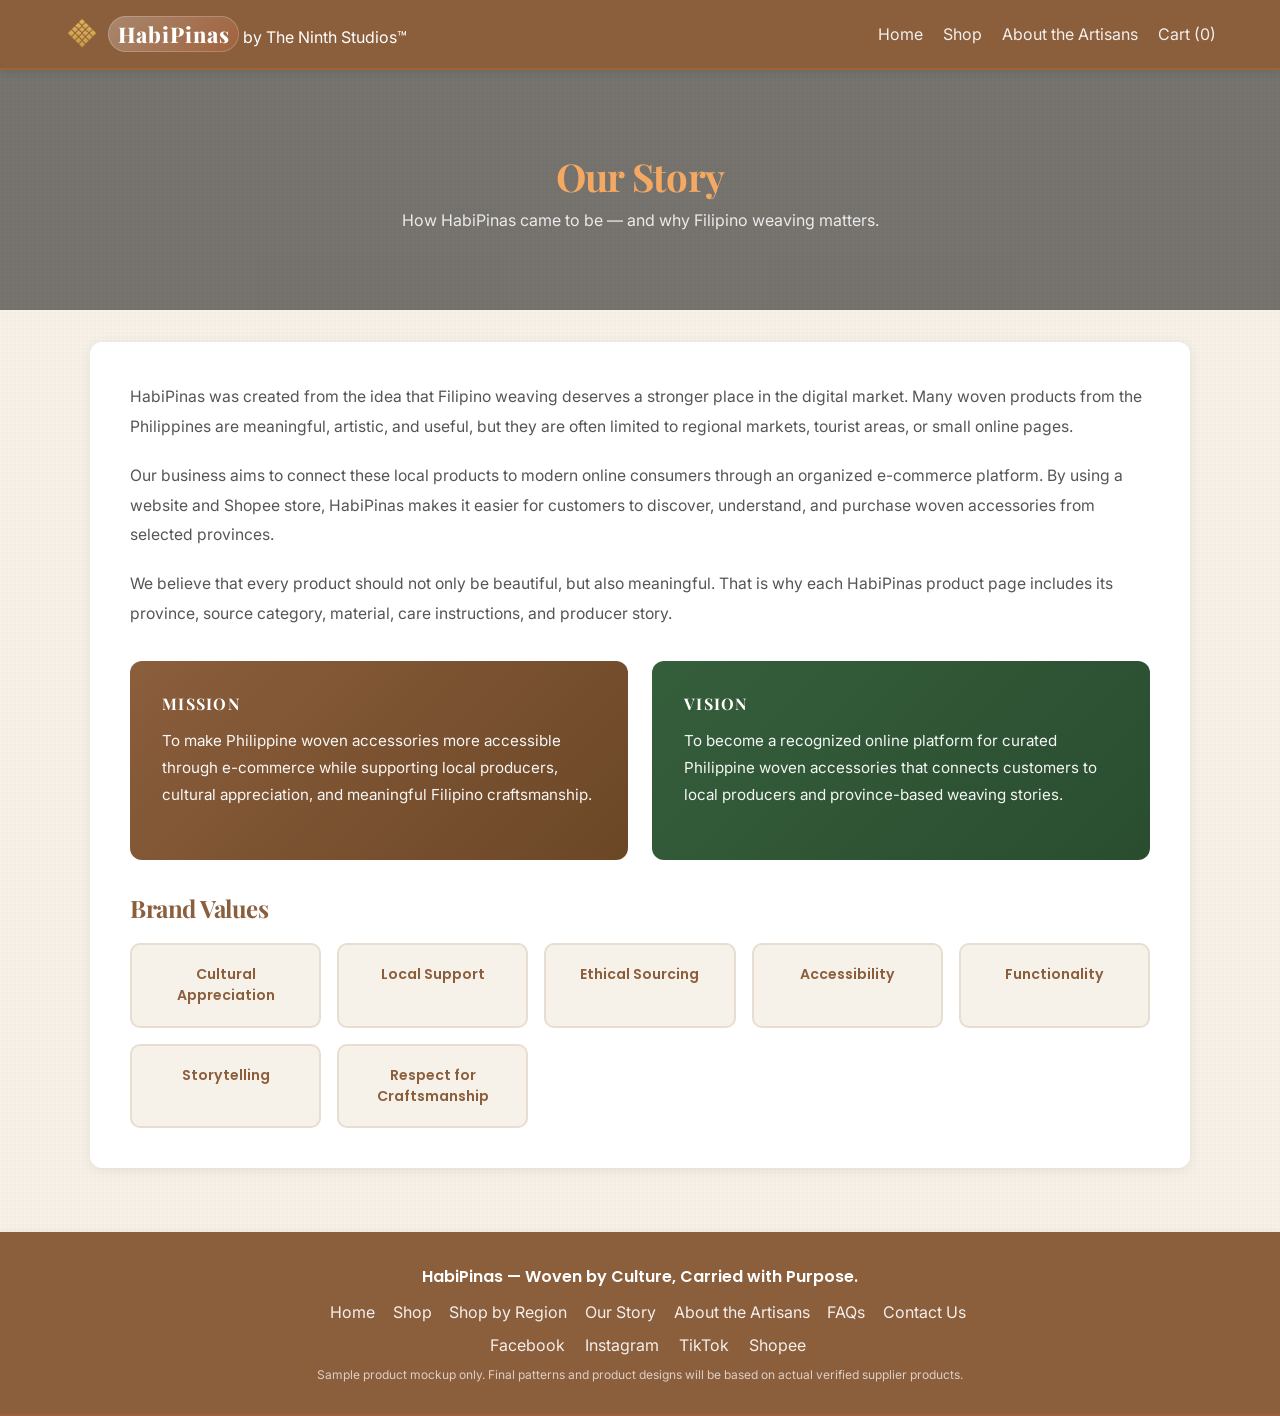
<file: story.html>
<!DOCTYPE html>
<html lang="en">

<head>
    <meta charset="UTF-8">
    <meta name="viewport" content="width=device-width, initial-scale=1.0">
    <title>Our Story – HabiPinas</title>
    <link rel='stylesheet' href='css/style.css'>
    <style>
        .story-hero {
            background: linear-gradient(rgba(0,0,0,0.52), rgba(0,0,0,0.52)),
                        url('https://pinasculture.com/wp-content/uploads/2024/12/cultural_and_spiritual_importance.jpg');
            background-size: cover;
            background-position: center;
            color: #fff;
            text-align: center;
            padding: 5rem 5%;
            animation: fadeIn 0.8s ease;
        }
        .story-hero h1 {
            color: #f5a861;
            font-size: 2.4rem;
            margin-bottom: 0.5rem;
        }
        .story-body {
            background: #fff;
            border-radius: 12px;
            padding: 2.5rem;
            box-shadow: 0 2px 12px rgba(0,0,0,0.07);
            margin-bottom: 2rem;
        }
        .story-body p {
            line-height: 1.9;
            color: #555;
            margin-bottom: 1.2rem;
            font-size: 0.98rem;
        }
        .mv-grid {
            display: grid;
            grid-template-columns: 1fr 1fr;
            gap: 1.5rem;
            margin: 2rem 0;
        }
        .mv-card {
            border-radius: 12px;
            padding: 2rem;
            animation: fadeIn 0.7s ease;
        }
        .mv-card.mission {
            background: linear-gradient(135deg, var(--brown), #6b4726);
            color: #fff;
        }
        .mv-card.vision {
            background: linear-gradient(135deg, var(--green), #2a4d30);
            color: #fff;
        }
        .mv-card h2 {
            color: #fff;
            font-size: 1rem;
            text-transform: uppercase;
            letter-spacing: 0.08em;
            opacity: 0.75;
            margin-bottom: 0.8rem;
        }
        .mv-card p {
            color : #ffffff;
            line-height: 1.8;
            font-size: 0.95rem;
            opacity: 0.95;
        }
        .values-section {
            margin-top: 2rem;
        }
        .values-grid {
            display: grid;
            grid-template-columns: repeat(auto-fit, minmax(160px, 1fr));
            gap: 1rem;
            margin-top: 1.2rem;
        }
        .value-chip {
            background: var(--cream);
            border: 2px solid #e8ddd0;
            border-radius: 10px;
            padding: 1.2rem 1rem;
            text-align: center;
            font-family: Poppins, sans-serif;
            font-weight: 600;
            font-size: 0.88rem;
            color: var(--brown);
            transition: all 0.3s ease;
        }
        .value-chip:hover {
            background: var(--terra);
            color: #fff;
            border-color: var(--terra);
            transform: translateY(-3px);
            box-shadow: 0 6px 16px rgba(201,106,61,0.25);
        }
        @media (max-width: 600px) {
            .mv-grid { grid-template-columns: 1fr; }
        }
    </style>
</head>

<body>
    <nav>
        <div style="display:flex;align-items:center;gap:0.5rem;">
            <img src="assets/images/logo.png" alt="HabiPinas Logo" style="width:36px;height:36px;">
            <div><strong>HabiPinas</strong> by The Ninth Studios™</div>
        </div>
        <div>
            <a href='index.html'>Home</a>
            <a href='shop.html'>Shop</a>
            <a href='artisans.html'>About the Artisans</a>
            <a href='cart.html'>Cart (<span id='cart-count'>0</span>)</a>
        </div>
    </nav>

    <!-- Hero -->
    <div class="story-hero">
        <h1>Our Story</h1>
        <p style="opacity:0.85;font-size:1rem">How HabiPinas came to be — and why Filipino weaving matters.</p>
    </div>

    <div class="container">

        <!-- Main Copy -->
        <div class="story-body">
            <p>
                HabiPinas was created from the idea that Filipino weaving deserves a stronger place in the
                digital market. Many woven products from the Philippines are meaningful, artistic, and useful,
                but they are often limited to regional markets, tourist areas, or small online pages.
            </p>
            <p>
                Our business aims to connect these local products to modern online consumers through an
                organized e-commerce platform. By using a website and Shopee store, HabiPinas makes it easier
                for customers to discover, understand, and purchase woven accessories from selected provinces.
            </p>
            <p>
                We believe that every product should not only be beautiful, but also meaningful. That is why
                each HabiPinas product page includes its province, source category, material, care instructions,
                and producer story.
            </p>

            <!-- Mission & Vision -->
            <div class="mv-grid">
                <div class="mv-card mission">
                    <h2>Mission</h2>
                    <p>
                        To make Philippine woven accessories more accessible through e-commerce while
                        supporting local producers, cultural appreciation, and meaningful Filipino craftsmanship.
                    </p>
                </div>
                <div class="mv-card vision">
                    <h2>Vision</h2>
                    <p>
                        To become a recognized online platform for curated Philippine woven accessories that
                        connects customers to local producers and province-based weaving stories.
                    </p>
                </div>
            </div>

            <!-- Brand Values -->
            <div class="values-section">
                <h2>Brand Values</h2>
                <div class="values-grid">
                    <div class="value-chip">Cultural Appreciation</div>
                    <div class="value-chip">Local Support</div>
                    <div class="value-chip">Ethical Sourcing</div>
                    <div class="value-chip">Accessibility</div>
                    <div class="value-chip">Functionality</div>
                    <div class="value-chip">Storytelling</div>
                    <div class="value-chip">Respect for Craftsmanship</div>
                </div>
            </div>
        </div>

    </div>

    <footer>
        <div style="display:flex;flex-direction:column;gap:0.8rem;align-items:center;text-align:center">
            <p style="font-family:Poppins,sans-serif;font-size:1rem;font-weight:600">
                HabiPinas — Woven by Culture, Carried with Purpose.
            </p>
            <div style="display:flex;flex-wrap:wrap;justify-content:center;gap:0.2rem 0.1rem">
                <a href="index.html">Home</a>
                <a href="shop.html">Shop</a>
                <a href="shop.html#region">Shop by Region</a>
                <a href="story.html">Our Story</a>
                <a href="artisans.html">About the Artisans</a>
                <a href="faq-contact.html#faq">FAQs</a>
                <a href="faq-contact.html#contact">Contact Us</a>
            </div>
            <div>
                <a href="#">Facebook</a>
                <a href="#">Instagram</a>
                <a href="#">TikTok</a>
                <a href="#">Shopee</a>
            </div>
            <p style="font-size:0.75rem;opacity:0.7">
                Sample product mockup only. Final patterns and product designs will
                be based on actual verified supplier products.
            </p>
        </div>
    </footer>

    <script src='js/cart.js'></script>
    <script src='js/main.js'></script>
</body>

</html>
</file>
<file: css/style.css>
@import url('https://fonts.googleapis.com/css2?family=Poppins:wght@500;700&family=Inter:wght@400;600&family=Playfair+Display:wght@600;700;800&display=swap');

/* ====== CSS ANIMATIONS ====== */
@keyframes shimmer {
    0% { background-position: -1000px 0; }
    100% { background-position: 1000px 0; }
}

@keyframes slideDown {
    from {
        opacity: 0;
        transform: translateY(-30px);
    }
    to {
        opacity: 1;
        transform: translateY(0);
    }
}

@keyframes rotateIn {
    from {
        opacity: 0;
        transform: rotate(-10deg);
    }
    to {
        opacity: 1;
        transform: rotate(0);
    }
}

@keyframes swing {
    0%, 100% { transform: rotate(0deg); }
    25% { transform: rotate(1deg); }
    75% { transform: rotate(-1deg); }
}

@keyframes flip {
    from { transform: rotateY(0deg); }
    to { transform: rotateY(360deg); }
}

:root {
    --brown: #8B5E3C;
    --cream: #F7F2E9;
    --green: #355E3B;
    --terra: #C96A3D;
    --dark: #333
}

* {
    box-sizing: border-box;
    margin: 0;
    padding: 0
}

body {
    font-family: Inter, sans-serif;
    background: var(--cream);
    color: var(--dark);
    background-image: 
        repeating-linear-gradient(
            90deg,
            transparent,
            transparent 2px,
            rgba(139, 94, 60, 0.02) 2px,
            rgba(139, 94, 60, 0.02) 4px
        ),
        repeating-linear-gradient(
            0deg,
            transparent,
            transparent 2px,
            rgba(139, 94, 60, 0.02) 2px,
            rgba(139, 94, 60, 0.02) 4px
        );
}

nav,
footer {
    background: var(--brown);
    color: #fff;
    padding: 1rem 5%;
    display: flex;
    justify-content: space-between;
    align-items: center;
    animation: slideDown 0.6s ease-out;
    box-shadow: 0 2px 8px rgba(0, 0, 0, 0.1);
    border-bottom: 2px solid rgba(201, 106, 61, 0.3);
}

nav a,
footer a {
    color: #fff;
    text-decoration: none;
    margin-left: 1rem;
    transition: all 0.3s ease;
    opacity: 0.9;
}

nav > div:first-child strong {
    font-family: 'Playfair Display', serif;
    font-size: 1.35rem;
    font-weight: 800;
    letter-spacing: 0.04em;
    color: #fff;
    padding: 0.25rem 0.6rem;
    border-radius: 999px;
    background: linear-gradient(135deg, rgba(255,255,255,0.25), rgba(201,106,61,0.35));
    box-shadow: 0 0 0 1px rgba(255,255,255,0.2) inset;
}

nav a:hover,
footer a:hover {
    opacity: 1;
    color: rgba(255, 255, 255, 0.8);
}

footer {
    display: flex;
    justify-content: center;
    align-items: center;
    text-align: center;
    padding: 2rem 5%;
}

footer > div {
    display: flex;
    flex-direction: column;
    align-items: center;
    gap: 0.8rem;
    max-width: 800px;
    width: 100%;
}

.container {
    width: min(1100px, 92%);
    margin: auto;
    padding: 2rem 0;
}

.container > h2:first-of-type {
    font-size: 1.8rem;
    color: var(--brown);
    margin-bottom: 2rem;
    border-bottom: 2px solid rgba(139, 94, 60, 0.15);
    padding-bottom: 0.5rem;
}

.hero {
    padding: 5rem 0;
    text-align: center;
    background: linear-gradient(rgba(139, 94, 60, 0.45), rgba(201, 106, 61, 0.45)), url('https://sustainability.ph/storage/articles/banners/f79eb48b9e4b0cc4a8516ba6c8667399.jpg');
    background-size: cover;
    background-attachment: fixed;
    color: #fff;
    position: relative;
    overflow: hidden;
}

.hero::before {
    content: '';
    position: absolute;
    top: 0;
    left: -100%;
    width: 100%;
    height: 100%;
    background: linear-gradient(90deg, transparent, rgba(255, 255, 255, 0.3), transparent);
    animation: shimmer 3s infinite;
}

.hero h1 {
    color: #fff;
    animation: slideInLeft 0.8s cubic-bezier(0.34, 1.56, 0.64, 1);
}

.hero p {
    animation: slideInRight 0.8s cubic-bezier(0.34, 1.56, 0.64, 1) 0.2s both;
}

.hero .btn {
    animation: popIn 0.6s cubic-bezier(0.34, 1.56, 0.64, 1) 0.4s both;
}

h1,
h2,
h3 {
    font-family: 'Playfair Display', serif;
    margin-bottom: 1rem;
    animation: fadeIn 0.7s ease 0.2s both;
    color: var(--brown);
    letter-spacing: -0.02em;
}

.btn {
    display: inline-block;
    background: var(--terra);
    color: #fff;
    padding: .8rem 1.2rem;
    border: none;
    border-radius: 6px;
    text-decoration: none;
    cursor: pointer;
    transition: all 0.3s cubic-bezier(0.34, 1.56, 0.64, 1);
    position: relative;
    overflow: hidden;
    font-family: Poppins, sans-serif;
    font-weight: 600;
    letter-spacing: 0.02em;
}

.btn::before {
    content: '';
    position: absolute;
    top: 50%;
    left: 50%;
    width: 0;
    height: 0;
    border-radius: 50%;
    background: rgba(255, 255, 255, 0.3);
    transform: translate(-50%, -50%);
    transition: width 0.6s, height 0.6s;
    z-index: 1;
}

.btn:hover::before {
    width: 300px;
    height: 300px;
}

.btn:hover {
    transform: translateY(-2px);
    box-shadow: 0 8px 20px rgba(201, 106, 61, 0.3);
}

.btn:active {
    transform: translateY(0);
}

.grid {
    display: grid;
    grid-template-columns: repeat(auto-fit, minmax(230px, 1fr));
    gap: 1rem
}

.card {
    background: #fff;
    padding: 1rem;
    border-radius: 10px;
    box-shadow: 0 2px 8px rgba(0, 0, 0, .1);
    animation: fadeIn 0.6s ease-out forwards;
    opacity: 0;
    transition: all 0.3s cubic-bezier(0.34, 1.56, 0.64, 1);
    overflow: hidden;
    position: relative;
    border: 1px solid rgba(139, 94, 60, 0.08);
}

.card:nth-child(1) { animation-delay: 0.1s; }
.card:nth-child(2) { animation-delay: 0.2s; }
.card:nth-child(3) { animation-delay: 0.3s; }
.card:nth-child(4) { animation-delay: 0.4s; }
.card:nth-child(5) { animation-delay: 0.5s; }
.card:nth-child(6) { animation-delay: 0.6s; }
.card:nth-child(7) { animation-delay: 0.7s; }
.card:nth-child(8) { animation-delay: 0.8s; }
.card:nth-child(9) { animation-delay: 0.9s; }

.card:hover {
    transform: translateY(-8px);
    box-shadow: 0 12px 24px rgba(139, 94, 60, 0.12);
    border-color: rgba(201, 106, 61, 0.2);
}

.card img,
.product img {
    width: 100%;
    border-radius: 8px;
    transition: transform 0.4s ease;
    animation: fadeIn 0.6s ease;
}

.card:hover img,
.product:hover img {
    transform: scale(1.08);
}

.card h3 {
    animation: fadeIn 0.6s ease 0.2s both;
}

.card p,
.card .btn {
    animation: fadeIn 0.6s ease 0.3s both;
}

.card .btn {
    transition: all 0.3s ease;
}

.card .btn:hover {
    transform: translateX(3px);
    box-shadow: 0 4px 12px rgba(201, 106, 61, 0.3);
}

.card img,
.product img {
    width: 100%;
    border-radius: 8px
}

input,
select,
textarea {
    width: 100%;
    padding: .8rem;
    margin: .5rem 0 1rem;
    border: 1px solid #ccc;
    border-radius: 6px;
    transition: all 0.3s ease;
}

.modal-backdrop {
    position: fixed;
    inset: 0;
    background: rgba(0, 0, 0, 0.55);
    display: none;
    align-items: center;
    justify-content: center;
    padding: 1rem;
    z-index: 1000;
}

.modal-backdrop.active {
    display: flex;
}

.modal-card {
    background: #fff;
    border-radius: 12px;
    width: min(460px, 100%);
    padding: 1.5rem;
    box-shadow: 0 20px 45px rgba(0, 0, 0, 0.2);
    animation: slideDown 0.25s ease;
}

.modal-title {
    font-size: 1.3rem;
    margin-bottom: 0.6rem;
}

.modal-body {
    color: #555;
    line-height: 1.6;
    margin-bottom: 1rem;
}

.modal-actions {
    display: flex;
    justify-content: flex-end;
    gap: 0.7rem;
    flex-wrap: wrap;
}

.modal-actions .btn,
.modal-actions .btn-secondary {
    margin: 0;
}

.modal-close {
    border: none;
    background: transparent;
    font-size: 1.3rem;
    cursor: pointer;
    color: #777;
    float: right;
}

input:focus,
select:focus,
textarea:focus {
    outline: none;
    border-color: var(--terra);
    box-shadow: 0 0 0 3px rgba(201, 106, 61, 0.1);
}

/* ====== FILTER BUTTONS ====== */
.filters {
    display: flex;
    gap: .5rem;
    flex-wrap: wrap;
    margin: 1rem 0;
    animation: slideInLeft 0.6s ease 0.3s both;
}

.filter {
    transition: all 0.3s ease;
}

.filter:hover {
    transform: scale(1.05);
}

/* ====== SEARCH INPUT ====== */
#search {
    width: 100%;
    max-width: 500px;
    padding: 0.9rem 1rem;
    border: 2px solid #ddd;
    border-radius: 8px;
    font-size: 1rem;
    margin-bottom: 1.5rem;
    transition: all 0.3s ease;
    animation: slideInLeft 0.6s ease 0.2s both;
}

#search:focus {
    border-color: var(--terra);
    box-shadow: 0 0 0 4px rgba(201, 106, 61, 0.1);
}

/* ====== ARTISAN CARDS ====== */
.artisan-card {
    display: grid;
    grid-template-columns: 1fr 1fr;
    gap: 30px;
    background: white;
    padding: 30px;
    border-radius: 12px;
    margin-bottom: 40px;
    animation: slideInLeft 0.6s ease-out forwards;
    opacity: 0;
    transition: all 0.3s ease;
    box-shadow: 0 2px 8px rgba(0, 0, 0, 0.08);
}

.artisan-card:nth-child(1) { animation-delay: 0.1s; }
.artisan-card:nth-child(2) { animation-delay: 0.3s; }
.artisan-card:nth-child(3) { animation-delay: 0.5s; }
.artisan-card:nth-child(4) { animation-delay: 0.7s; }
.artisan-card:nth-child(5) { animation-delay: 0.9s; }

.artisan-card:hover {
    transform: translateY(-4px);
    box-shadow: 0 12px 24px rgba(0, 0, 0, 0.12);
}

.artisan-image {
    width: 100%;
    height: 350px;
    object-fit: cover;
    border-radius: 12px;
    transition: transform 0.4s ease;
    animation: fadeIn 0.6s ease;
}

.artisan-card:hover .artisan-image {
    transform: scale(1.05);
}

.artisan-content p {
    margin: 15px 0;
    line-height: 1.7;
    animation: fadeIn 0.6s ease;
}

.region-badge {
    display: inline-block;
    background: #355E3B;
    color: white;
    padding: 6px 12px;
    border-radius: 999px;
    margin-bottom: 15px;
    animation: popIn 0.5s cubic-bezier(0.34, 1.56, 0.64, 1);
}

table {
    width: 100%;
    border-collapse: collapse;
    background: #fff;
    animation: fadeIn 0.6s ease;
}

th,
td {
    padding: 1rem;
    border-bottom: 1px solid #eee;
    transition: all 0.3s ease;
    animation: slideInLeft 0.6s ease;
}

tr:hover {
    background: #f9f9f9;
}

th {
    background: var(--terra);
    color: white;
    font-weight: 600;
}

/* ====== PRODUCT PAGE ====== */
.product-page {
    display: grid;
    grid-template-columns: 1fr 1fr;
    gap: 40px;
    align-items: start;
    animation: fadeIn 0.6s ease;
}

.product-page .product-image {
    animation: slideInLeft 0.6s cubic-bezier(0.34, 1.56, 0.64, 1);
}

.product-image {
    width: 100%;
    border-radius: 12px;
    transition: transform 0.4s ease;
}

.product-page:hover .product-image {
    transform: scale(1.03);
}

.product-info {
    animation: slideInRight 0.6s cubic-bezier(0.34, 1.56, 0.64, 1);
}

.product-info h1 {
    margin-bottom: 15px;
    animation: slideInLeft 0.6s ease 0.1s both;
}

.product-info p {
    margin-bottom: 12px;
    line-height: 1.6;
    animation: fadeIn 0.6s ease;
}

.product-info ul {
    margin: 15px 0 20px 20px;
    animation: slideInLeft 0.6s ease 0.2s both;
}

.product-info li {
    margin: 8px 0;
    transition: all 0.3s ease;
}

.product-info li:hover {
    transform: translateX(5px);
    color: var(--terra);
}

.product-info .btn {
    animation: popIn 0.6s cubic-bezier(0.34, 1.56, 0.64, 1) 0.3s both;
}

@media (max-width: 768px) {

    .artisan-card {
        grid-template-columns: 1fr;
    }
}

@media (max-width: 768px) {

    .product-page {
        grid-template-columns: 1fr;
    }
}

@media(max-width:600px) {
    nav {
        flex-direction: column;
        gap: .5rem
    }
}

/* ====== ANIMATIONS ====== */
@keyframes fadeIn {
    from {
        opacity: 0;
        transform: translateY(20px);
    }
    to {
        opacity: 1;
        transform: translateY(0);
    }
}

@keyframes slideInLeft {
    from {
        opacity: 0;
        transform: translateX(-30px);
    }
    to {
        opacity: 1;
        transform: translateX(0);
    }
}

@keyframes slideInRight {
    from {
        opacity: 0;
        transform: translateX(30px);
    }
    to {
        opacity: 1;
        transform: translateX(0);
    }
}

@keyframes bounce {
    0%, 100% { transform: translateY(0); }
    50% { transform: translateY(-5px); }
}

@keyframes pulse {
    0%, 100% { opacity: 1; }
    50% { opacity: 0.7; }
}

@keyframes popIn {
    0% {
        opacity: 0;
        transform: scale(0.9);
    }
    50% {
        transform: scale(1.05);
    }
    100% {
        opacity: 1;
        transform: scale(1);
    }
}

/* ====== CART PAGE STYLES ====== */
.cart-page {
    display: grid;
    grid-template-columns: 1fr 350px;
    gap: 2rem;
    animation: fadeIn 0.5s ease;
}

.cart-main h1 {
    animation: slideInLeft 0.6s ease;
}

.empty-state {
    display: none;
    flex-direction: column;
    align-items: center;
    justify-content: center;
    min-height: 400px;
    text-align: center;
    animation: fadeIn 0.4s ease;
}

.empty-state p {
    font-size: 1.3rem;
    color: #999;
    margin-bottom: 1.5rem;
}

.cart-items-container {
    display: flex;
    flex-direction: column;
    gap: 1rem;
}

.cart-item {
    display: grid;
    grid-template-columns: 100px 1fr auto auto auto;
    gap: 1.5rem;
    align-items: center;
    background: white;
    padding: 1.5rem;
    border-radius: 12px;
    box-shadow: 0 2px 8px rgba(0, 0, 0, 0.08);
    transition: all 0.3s cubic-bezier(0.34, 1.56, 0.64, 1);
    animation: fadeIn 0.5s ease forwards;
    opacity: 0;
}

.cart-item:hover {
    box-shadow: 0 8px 16px rgba(0, 0, 0, 0.12);
    transform: translateY(-2px);
}

.cart-item-image {
    width: 100px;
    height: 100px;
    border-radius: 8px;
    overflow: hidden;
    background: #f5f5f5;
}

.cart-item-image img {
    width: 100%;
    height: 100%;
    object-fit: cover;
    transition: transform 0.3s ease;
}

.cart-item:hover .cart-item-image img {
    transform: scale(1.1);
}

.cart-item-details h4 {
    font-size: 1rem;
    margin-bottom: 0.5rem;
    color: var(--dark);
}

.artisan-name {
    font-size: 0.85rem;
    color: #999;
    margin-bottom: 0.5rem;
}

.price-info {
    display: flex;
    align-items: baseline;
    gap: 0.5rem;
}

.unit-price {
    font-size: 1.1rem;
    font-weight: 600;
    color: var(--terra);
}

.cart-item-quantity {
    display: flex;
    align-items: center;
    border: 1px solid #eee;
    border-radius: 6px;
    overflow: hidden;
    background: #f9f9f9;
}

.qty-btn {
    background: transparent;
    border: none;
    padding: 0.5rem 0.8rem;
    cursor: pointer;
    font-size: 1rem;
    color: var(--terra);
    transition: all 0.2s ease;
    font-weight: bold;
}

.qty-btn:hover {
    background: var(--terra);
    color: white;
}

.qty-input {
    width: 50px;
    text-align: center;
    border: none;
    background: transparent;
    padding: 0.5rem 0.3rem;
    margin: 0;
    font-weight: 600;
}

.cart-item-total {
    text-align: right;
    min-width: 80px;
}

.cart-item-total p {
    font-size: 1.1rem;
    font-weight: 700;
    color: var(--dark);
}

.remove-btn {
    width: 36px;
    height: 36px;
    border: none;
    background: #ffe0e0;
    color: #ff4757;
    border-radius: 50%;
    cursor: pointer;
    font-size: 1.5rem;
    transition: all 0.3s ease;
    display: flex;
    align-items: center;
    justify-content: center;
}

.remove-btn:hover {
    background: #ff4757;
    color: white;
    transform: scale(1.1);
}

.cart-summary {
    animation: slideInRight 0.6s ease;
    position: sticky;
    top: 2rem;
    height: fit-content;
}

.summary-card {
    background: white;
    padding: 1.5rem;
    border-radius: 12px;
    box-shadow: 0 2px 12px rgba(0, 0, 0, 0.08);
    border-top: 3px solid var(--terra);
}

.summary-card h3 {
    margin-bottom: 1.5rem;
    font-size: 1.1rem;
    color: var(--dark);
}

.summary-row {
    display: flex;
    justify-content: space-between;
    padding: 0.8rem 0;
    border-bottom: 1px solid #eee;
    font-size: 0.95rem;
}

.summary-row.total {
    border-bottom: none;
    border-top: 2px solid var(--terra);
    padding: 1rem 0;
    font-weight: 700;
    font-size: 1.1rem;
    margin-bottom: 1.5rem;
    color: var(--dark);
}

.btn-checkout {
    width: 100%;
    margin-bottom: 0.8rem;
    padding: 1rem;
    font-weight: 600;
    transition: all 0.3s ease;
    animation: popIn 0.5s ease;
}

.btn-checkout:hover {
    transform: translateY(-2px);
    box-shadow: 0 8px 20px rgba(201, 106, 61, 0.3);
}

.btn-secondary {
    display: block;
    text-align: center;
    width: 100%;
    padding: 0.8rem;
    border: 2px solid #ddd;
    background: transparent;
    color: var(--dark);
    border-radius: 6px;
    text-decoration: none;
    cursor: pointer;
    transition: all 0.3s ease;
}

.btn-secondary:hover {
    border-color: var(--terra);
    color: var(--terra);
    background: rgba(201, 106, 61, 0.05);
}

/* ====== CHECKOUT PAGE STYLES ====== */
.checkout-page {
    animation: fadeIn 0.5s ease;
}

.checkout-steps {
    display: flex;
    justify-content: center;
    align-items: center;
    gap: 1rem;
    margin: 2rem 0 3rem;
    flex-wrap: wrap;
    animation: slideInLeft 0.6s ease;
}

.step {
    display: flex;
    flex-direction: column;
    align-items: center;
    gap: 0.5rem;
    opacity: 0.5;
    transition: all 0.3s ease;
}

.step.active {
    opacity: 1;
}

.step-number {
    width: 40px;
    height: 40px;
    border-radius: 50%;
    background: #eee;
    display: flex;
    align-items: center;
    justify-content: center;
    font-weight: 700;
    color: #999;
    transition: all 0.3s ease;
    border: 2px solid #ddd;
}

.step.active .step-number {
    background: var(--terra);
    color: white;
    border-color: var(--terra);
    box-shadow: 0 0 0 8px rgba(201, 106, 61, 0.1);
    animation: pulse 2s ease-in-out infinite;
}

.step span {
    font-size: 0.85rem;
    font-weight: 500;
    color: #999;
}

.step.active span {
    color: var(--terra);
    font-weight: 600;
}

.step-connector {
    width: 40px;
    height: 2px;
    background: #ddd;
    transition: all 0.3s ease;
}

.checkout-content {
    display: grid;
    grid-template-columns: 1fr 380px;
    gap: 2rem;
}

.checkout-form-section {
    background: white;
    padding: 2rem;
    border-radius: 12px;
    box-shadow: 0 2px 12px rgba(0, 0, 0, 0.08);
    animation: slideInLeft 0.6s ease;
}

.checkout-form-section h2 {
    margin-bottom: 1.5rem;
    font-size: 1.2rem;
    color: var(--dark);
}

#checkoutForm {
    display: flex;
    flex-direction: column;
}

.form-row {
    display: grid;
    grid-template-columns: 1fr 1fr;
    gap: 1rem;
}

.form-group {
    display: flex;
    flex-direction: column;
}

.form-group label {
    font-weight: 600;
    margin-bottom: 0.5rem;
    color: var(--dark);
    font-size: 0.95rem;
}

.form-group input,
.form-group select,
.form-group textarea {
    padding: 0.9rem;
    border: 1px solid #ddd;
    border-radius: 8px;
    font-family: inherit;
    font-size: 0.95rem;
    transition: all 0.3s ease;
}

.form-group input:focus,
.form-group select:focus,
.form-group textarea:focus {
    border-color: var(--terra);
    box-shadow: 0 0 0 3px rgba(201, 106, 61, 0.1);
}

.form-group textarea {
    min-height: 100px;
    resize: vertical;
}

.btn-primary {
    width: 100%;
    padding: 1rem;
    font-size: 1rem;
    font-weight: 600;
    border: none;
    background: var(--terra);
    color: white;
    border-radius: 8px;
    cursor: pointer;
    transition: all 0.3s cubic-bezier(0.34, 1.56, 0.64, 1);
    margin-top: 1rem;
    text-transform: uppercase;
    letter-spacing: 0.5px;
}

.btn-primary:hover {
    transform: translateY(-2px);
    box-shadow: 0 8px 20px rgba(201, 106, 61, 0.3);
}

.btn-primary:active {
    transform: translateY(0);
}

.checkout-summary {
    background: white;
    padding: 1.5rem;
    border-radius: 12px;
    box-shadow: 0 2px 12px rgba(0, 0, 0, 0.08);
    animation: slideInRight 0.6s ease;
    position: sticky;
    top: 2rem;
    height: fit-content;
    border-top: 3px solid var(--terra);
}

.checkout-summary h3 {
    margin-bottom: 1.5rem;
    font-size: 1.1rem;
    color: var(--dark);
}

.order-items {
    display: flex;
    flex-direction: column;
    gap: 1rem;
    margin-bottom: 1rem;
    max-height: 300px;
    overflow-y: auto;
    padding-right: 0.5rem;
}

.order-item {
    display: flex;
    gap: 1rem;
    padding: 1rem;
    background: #f9f9f9;
    border-radius: 8px;
    transition: all 0.3s ease;
    animation: fadeIn 0.5s ease;
}

.order-item:hover {
    background: #f0f0f0;
}

.order-item-img {
    width: 60px;
    height: 60px;
    border-radius: 6px;
    overflow: hidden;
    flex-shrink: 0;
}

.order-item-img img {
    width: 100%;
    height: 100%;
    object-fit: cover;
}

.order-item-info {
    flex: 1;
    display: flex;
    flex-direction: column;
    justify-content: center;
}

.order-item-name {
    font-weight: 600;
    font-size: 0.9rem;
    color: var(--dark);
    margin-bottom: 0.3rem;
    white-space: nowrap;
    overflow: hidden;
    text-overflow: ellipsis;
}

.order-item-qty {
    font-size: 0.8rem;
    color: #999;
}

.order-item-price {
    font-weight: 700;
    color: var(--terra);
    font-size: 0.95rem;
}

.summary-divider {
    height: 1px;
    background: #eee;
    margin: 1rem 0;
}

.summary-detail {
    display: flex;
    justify-content: space-between;
    padding: 0.8rem 0;
    font-size: 0.95rem;
    color: #666;
}

.summary-total {
    display: flex;
    justify-content: space-between;
    padding: 1.2rem 0;
    border-top: 2px solid var(--terra);
    font-size: 1.1rem;
    font-weight: 700;
    color: var(--dark);
}

/* ====== RESPONSIVE ====== */
@media (max-width: 1024px) {
    .cart-page {
        grid-template-columns: 1fr;
    }
    
    .cart-summary {
        position: static;
    }
    
    .checkout-content {
        grid-template-columns: 1fr;
    }
    
    .checkout-summary {
        position: static;
    }
}

@media (max-width: 768px) {
    .container {
        width: min(100%, 94%);
        padding: 1.5rem 0;
    }

    nav,
    footer {
        padding: 1rem 4%;
    }

    nav {
        gap: 0.75rem;
    }

    nav a,
    footer a {
        margin-left: 0.6rem;
        font-size: 0.95rem;
    }

    .hero {
        padding: 3.5rem 0;
    }

    .grid {
        grid-template-columns: repeat(2, minmax(0, 1fr));
    }

    .cart-item {
        grid-template-columns: 80px 1fr auto;
        gap: 1rem;
    }
    
    .cart-item-quantity,
    .cart-item-total,
    .remove-btn {
        grid-column: 2 / -1;
    }
    
    .cart-item-quantity {
        justify-self: start;
    }
    
    .form-row {
        grid-template-columns: 1fr;
    }
    
    .checkout-form-section,
    .checkout-summary {
        padding: 1.5rem;
    }
}

@media (max-width: 600px) {
    nav {
        flex-direction: column;
        gap: .6rem;
    }

    nav a,
    footer a {
        margin: 0 0.35rem;
    }

    .hero h1 {
        font-size: 1.9rem;
    }

    .hero p {
        font-size: 0.95rem;
    }

    .grid {
        grid-template-columns: 1fr;
    }

    .card,
    .checkout-form-section,
    .checkout-summary,
    .summary-card,
    .cart-item {
        padding: 1rem;
    }

    .cart-item {
        grid-template-columns: 1fr;
    }

    .cart-item-image {
        width: 100%;
        height: 180px;
    }

    .cart-item-quantity,
    .cart-item-total,
    .remove-btn {
        grid-column: auto;
    }

    .cart-item-total {
        text-align: left;
    }

    .checkout-steps {
        gap: 0.5rem;
    }

    .step-connector {
        width: 20px;
    }

    .step span {
        font-size: 0.75rem;
    }

    .modal-card {
        padding: 1.2rem;
    }
}
</file>
